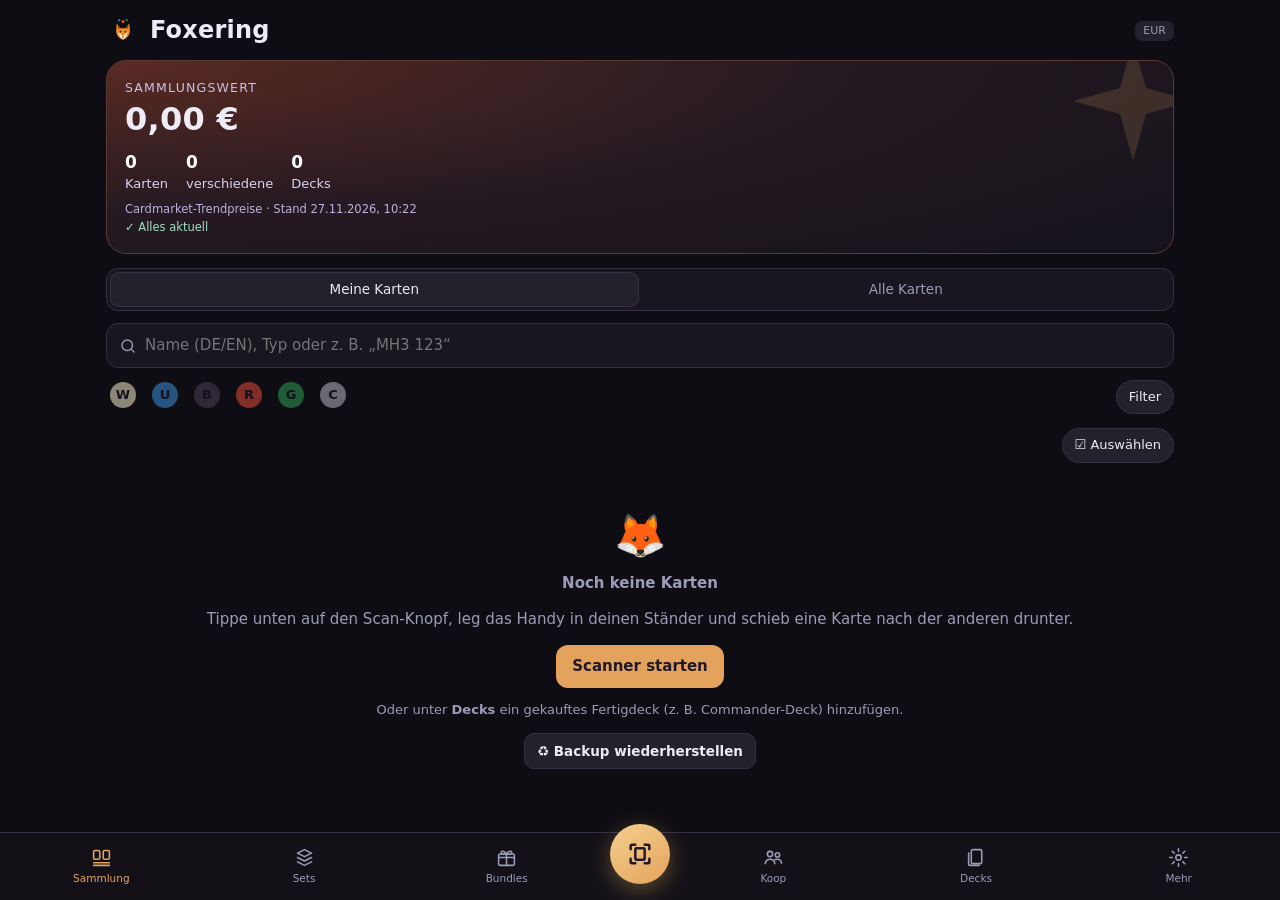
<file: index.html>
<!doctype html>
<html lang="de">
<head>
<meta charset="utf-8">
<meta name="viewport" content="width=device-width,initial-scale=1,viewport-fit=cover">
<title>Magic the Foxering</title>
<meta name="theme-color" content="#0F0D14">
<meta name="apple-mobile-web-app-capable" content="yes">
<meta name="mobile-web-app-capable" content="yes">
<meta name="apple-mobile-web-app-status-bar-style" content="black-translucent">
<meta name="apple-mobile-web-app-title" content="Foxering">
<link rel="apple-touch-icon" href="icon-180.png">
<link rel="icon" href="icon-180.png">
<link rel="manifest" href="manifest.json">
<link rel="preconnect" href="https://cards.scryfall.io">
<link rel="stylesheet" href="app.css">
</head>
<body>
<div id="app">
  <main id="view"></main>
  <nav id="nav">
    <button data-act="tab" data-tab="collection" class="nav-btn"><svg viewBox="0 0 24 24"><rect x="3" y="4" width="7" height="10" rx="1.5"/><rect x="14" y="4" width="7" height="10" rx="1.5"/><path d="M3 18h18M3 21h18"/></svg><span>Sammlung</span></button>
    <button data-act="tab" data-tab="sets" class="nav-btn"><svg viewBox="0 0 24 24"><path d="M12 3l8 4-8 4-8-4 8-4z"/><path d="M4 12l8 4 8-4"/><path d="M4 17l8 4 8-4"/></svg><span>Sets</span></button>
    <button data-act="tab" data-tab="bundles" class="nav-btn"><svg viewBox="0 0 24 24"><rect x="3" y="8" width="18" height="13" rx="1.5"/><path d="M12 8v13M3 12h18M12 8c-2-4-6-4-6-1.5S10 8 12 8zm0 0c2-4 6-4 6-1.5S14 8 12 8z"/></svg><span>Bundles</span></button>
    <button data-act="scan-open" class="nav-scan" aria-label="Scannen"><svg viewBox="0 0 24 24"><path d="M4 8V5a1 1 0 0 1 1-1h3M16 4h3a1 1 0 0 1 1 1v3M20 16v3a1 1 0 0 1-1 1h-3M8 20H5a1 1 0 0 1-1-1v-3"/><rect x="8" y="7" width="8" height="10" rx="1"/></svg></button>
    <button data-act="tab" data-tab="coop" class="nav-btn"><svg viewBox="0 0 24 24"><circle cx="8" cy="8" r="3"/><circle cx="16.5" cy="9" r="2.5"/><path d="M2.5 19c.6-3.3 2.9-5 5.5-5s4.9 1.7 5.5 5M13.5 14.6c.9-.4 1.9-.6 3-.6 2.3 0 4.2 1.5 4.7 4.5"/></svg><span>Koop</span></button>
    <button data-act="tab" data-tab="decks" class="nav-btn"><svg viewBox="0 0 24 24"><rect x="6" y="3" width="12" height="16" rx="2"/><path d="M3 7v12a2 2 0 0 0 2 2h10"/></svg><span>Decks</span></button>
    <button data-act="tab" data-tab="more" class="nav-btn"><svg viewBox="0 0 24 24"><circle cx="12" cy="12" r="3"/><path d="M12 2v3M12 19v3M2 12h3M19 12h3M4.9 4.9l2.1 2.1M17 17l2.1 2.1M4.9 19.1L7 17M17 7l2.1-2.1"/></svg><span>Mehr</span></button>
  </nav>
</div>

<div id="scan" class="scan" hidden>
  <video id="vid" playsinline muted autoplay></video>
  <div class="guide"><div class="frame" id="frame"></div></div>
  <div class="flash" id="flash"></div>
  <div class="scan-top">
    <button class="round" data-act="scan-close" aria-label="Schließen">✕</button>
    <div id="scan-status" class="pill">Kamera startet…</div>
    <button class="round" data-act="scan-torch" id="btn-torch" aria-label="Licht">💡</button>
  </div>
  <div class="scan-opts">
    <button class="chip dark" data-act="scan-lang" id="opt-lang"></button>
    <button class="chip dark" data-act="scan-foil" id="opt-foil"></button>
    <button class="chip dark" data-act="scan-rot" id="opt-rot"></button>
    <button class="chip dark" data-act="scan-size" id="opt-size"></button>
    <button class="chip dark" data-act="scan-pause" id="opt-pause"></button>
  </div>
  <div id="scan-last" class="scan-last"></div>
  <div class="scan-bottom">
    <div class="scan-sum" id="scan-sum"></div>
    <button class="btn small" id="btn-photo" data-act="scan-photo" hidden>📸 Foto</button>
    <button class="btn small" data-act="scan-list">Liste</button>
    <button class="btn small ghost" data-act="scan-manual">+ Manuell</button>
  </div>
</div>

<div id="sheet-wrap" class="sheet-wrap"><div class="sheet-bg" data-act="sheet-close"></div><div id="sheet" class="sheet"></div></div>
<div id="toast" class="toast"></div>
<input type="file" id="file-in" hidden>
<canvas id="cv" hidden></canvas>
<canvas id="cv-sig" width="24" height="24" hidden></canvas>

<script src="data.js"></script>
<script src="engine.js"></script>
<script src="app.js"></script>
<script src="bundles.js"></script>
<script src="coop.js"></script>
<script src="assistant.js"></script>
</body>
</html>
</file>
<file: app.css>
:root{
  --bg:#0F0D14; --surface:#1A1620; --surface2:#24202C; --line:#353042; --text:#EDEBF5; --muted:#9A9CB8;
  --gold:#E3A35C; --gold2:#F5CF8E; --accent:#E0483A; --good:#3CCB7F; --bad:#FF6B6B;
  --amber:#F4B223; --amethyst:#8E5BB5; --emerald:#2E9E52; --ruby:#D7263D; --sapphire:#1C8FD6; --steel:#9AA5B1;
  --r:16px; --nav:68px;
  --safe-b:env(safe-area-inset-bottom,0px);
}
*{box-sizing:border-box;-webkit-tap-highlight-color:transparent}
html,body{margin:0;height:100%;background:var(--bg);color:var(--text);font:15px/1.4 system-ui,-apple-system,"Segoe UI",Roboto,sans-serif}
body{overscroll-behavior:none}
button{font:inherit;color:inherit;background:none;border:0;cursor:pointer;padding:0}
input,select,textarea{font:inherit;color:var(--text)}
svg{width:22px;height:22px;fill:none;stroke:currentColor;stroke-width:1.8;stroke-linecap:round;stroke-linejoin:round}
#view{padding:calc(14px + env(safe-area-inset-top,0px)) 16px calc(var(--nav) + 24px + var(--safe-b));max-width:1100px;margin:0 auto}
h1{font-size:24px;margin:4px 0 12px;letter-spacing:.2px}
h2{font-size:17px;margin:20px 0 10px}
h3{font-size:15px;margin:14px 0 8px}
.muted{color:var(--muted)} .small{font-size:13px} .tiny{font-size:11.5px}
.gold{color:var(--gold)}
.row{display:flex;align-items:center;gap:10px} .row.wrap{flex-wrap:wrap} .grow{flex:1;min-width:0}
.between{justify-content:space-between}
.ell{white-space:nowrap;overflow:hidden;text-overflow:ellipsis}

/* Navigation */
#nav{position:fixed;left:0;right:0;bottom:0;height:calc(var(--nav) + var(--safe-b));padding-bottom:var(--safe-b);background:rgba(20,17,26,.96);backdrop-filter:blur(10px);border-top:1px solid var(--line);display:flex;align-items:center;justify-content:space-around;z-index:20}
.nav-btn{display:flex;flex-direction:column;align-items:center;gap:3px;color:var(--muted);font-size:10.5px;min-width:0;flex:1;padding:6px 0}
.nav-btn svg{width:21px;height:21px}
.nav-scan{flex:0 0 auto;margin-left:2px;margin-right:2px}
.nav-btn.on{color:var(--gold)}
.nav-scan{width:60px;height:60px;border-radius:50%;background:linear-gradient(145deg,var(--gold2),var(--gold));color:#21182a;display:grid;place-items:center;margin-top:-26px;box-shadow:0 6px 22px rgba(227,182,92,.35)}
.nav-scan svg{width:28px;height:28px;stroke-width:2.1}

/* Bausteine */
.card{background:var(--surface);border:1px solid var(--line);border-radius:var(--r);padding:14px}
.hero{background:radial-gradient(120% 140% at 0% 0%,#5a2a22 0%,#261a22 55%,#17131c 100%);border:1px solid #5a3a32;border-radius:20px;padding:18px;margin-bottom:14px;position:relative;overflow:hidden}
.hero .big{font-size:32px;font-weight:750;letter-spacing:.3px}
.hero .lbl{color:#c9c3ea;font-size:12.5px;text-transform:uppercase;letter-spacing:1.2px}
.hero .stats{display:flex;gap:18px;margin-top:10px;color:#d8d4f2;font-size:13px}
.hero .stats b{display:block;font-size:17px;color:#fff}
.hero .spark{position:absolute;right:-20px;top:-20px;width:120px;height:120px;opacity:.16}
.btn{display:inline-flex;align-items:center;justify-content:center;gap:8px;background:var(--gold);color:#22182b;border-radius:12px;padding:11px 16px;font-weight:650}
.btn.ghost{background:var(--surface2);color:var(--text);border:1px solid var(--line)}
.btn.danger{background:#3b1d27;color:#ffb3b3;border:1px solid #5c2735}
.btn.small{padding:8px 12px;font-size:13.5px;border-radius:10px}
.btn.block{display:flex;width:100%}
.btn:disabled{opacity:.5}
.chip{display:inline-flex;align-items:center;gap:6px;padding:7px 12px;border-radius:999px;background:var(--surface2);border:1px solid var(--line);font-size:13px;white-space:nowrap}
.chip.on{background:#3a3160;border-color:var(--accent);color:#fff}
.chip.dark{background:rgba(10,12,26,.7);border-color:rgba(255,255,255,.18);color:#fff}
.chips{display:flex;gap:8px;overflow-x:auto;padding-bottom:4px;scrollbar-width:none}
.chips::-webkit-scrollbar{display:none}
.seg{display:flex;background:var(--surface);border:1px solid var(--line);border-radius:12px;padding:3px;gap:3px;margin-bottom:12px}
.seg button{flex:1;padding:8px 6px;border-radius:9px;color:var(--muted);font-size:13.5px}
.seg button.on{background:var(--surface2);color:var(--text);box-shadow:inset 0 0 0 1px var(--line)}
.search{display:flex;align-items:center;gap:8px;background:var(--surface);border:1px solid var(--line);border-radius:12px;padding:0 12px;margin-bottom:10px}
.search input{flex:1;background:none;border:0;outline:0;padding:11px 0;min-width:0}
.search svg{color:var(--muted);width:18px;height:18px}
.ink{width:28px;height:28px;border-radius:50%;border:2px solid transparent;flex:0 0 auto;display:grid;place-items:center}
.ink.on{border-color:#fff;box-shadow:0 0 0 2px rgba(255,255,255,.15)}
.ink i{width:18px;height:18px;border-radius:50%;display:block}
.dot{display:inline-block;width:10px;height:10px;border-radius:50%;vertical-align:middle}
.badge{display:inline-block;min-width:18px;padding:0 6px;border-radius:9px;background:var(--accent);color:#fff;font-size:11px;line-height:18px;text-align:center}
select,.field{background:var(--surface2);border:1px solid var(--line);border-radius:10px;padding:10px 12px;width:100%;outline:0}
textarea.field{min-height:160px;resize:vertical;font-family:ui-monospace,Menlo,monospace;font-size:13px}
label.lbl{display:block;font-size:12.5px;color:var(--muted);margin:12px 0 6px}
.list .item{display:flex;align-items:center;gap:12px;padding:12px 0;border-bottom:1px solid var(--line)}
.list .item:last-child{border-bottom:0}
.empty{text-align:center;padding:36px 12px;color:var(--muted)}
.empty .icon{font-size:42px;margin-bottom:8px}
.progress{height:6px;border-radius:3px;background:var(--surface2);overflow:hidden}
.progress i{display:block;height:100%;background:linear-gradient(90deg,var(--accent),var(--gold))}

/* Kartenraster */
.grid{display:grid;grid-template-columns:repeat(auto-fill,minmax(104px,1fr));gap:12px 10px}
.tile{position:relative;text-align:left}
.tile .img{position:relative;aspect-ratio:488/680;border-radius:9px;overflow:hidden;background:var(--surface2);box-shadow:0 3px 10px rgba(0,0,0,.35)}
.tile img{position:relative;z-index:1;width:100%;height:100%;object-fit:cover;display:block}
.tile img.err{opacity:0}
.tile .qty{position:absolute;right:5px;bottom:5px;background:rgba(9,10,22,.85);color:#fff;font-weight:700;font-size:12px;border-radius:8px;padding:1px 7px;border:1px solid rgba(255,255,255,.15)}
.tile .foil{position:absolute;left:5px;bottom:5px;background:linear-gradient(135deg,#ffd6f5,#b5e8ff,#fff3b0);color:#222;font-size:10.5px;font-weight:700;border-radius:7px;padding:1px 6px}
.tile .tname{font-size:12.5px;font-weight:600;margin-top:6px;line-height:1.2;white-space:nowrap;overflow:hidden;text-overflow:ellipsis}
.tile .tsub{font-size:11px;color:var(--muted);white-space:nowrap;overflow:hidden;text-overflow:ellipsis}
.tile .tprice{font-size:12.5px;color:var(--gold);font-weight:650;margin-top:1px}
.tile.missing .img{filter:grayscale(1) brightness(.45)}
.tile.missing .tname{color:var(--muted)}
.ph{position:absolute;inset:0;display:flex;align-items:center;justify-content:center;text-align:center;padding:8px;font-size:11px;color:var(--muted)}

/* Sheet */
.sheet-wrap{position:fixed;inset:0;z-index:50;pointer-events:none}
.sheet-bg{position:absolute;inset:0;background:rgba(4,5,14,.6);opacity:0;transition:opacity .2s}
.sheet{position:absolute;left:0;right:0;bottom:0;max-height:92vh;overflow:auto;background:var(--surface);border-radius:22px 22px 0 0;border-top:1px solid var(--line);padding:10px 16px calc(22px + var(--safe-b));transform:translateY(105%);transition:transform .25s cubic-bezier(.2,.8,.2,1);max-width:760px;margin:0 auto}
.sheet:before{content:"";display:block;width:48px;height:5px;border-radius:3px;background:#5a5266;margin:0 auto 14px}
.sheet-wrap.open{pointer-events:auto}
.sheet-wrap.open .sheet-bg{opacity:1}
.sheet-wrap.open .sheet{transform:none}
.sheet h2{margin-top:2px}
.sheet .actions{display:flex;gap:10px;margin-top:18px}
.sheet .actions .btn{flex:1}

/* Kartendetail */
.detail-img{width:min(270px,70%);margin:0 auto 12px;display:block;border-radius:14px;box-shadow:0 10px 30px rgba(0,0,0,.5);aspect-ratio:488/680;object-fit:cover;background:var(--surface2)}
.kv{display:grid;grid-template-columns:repeat(4,1fr);gap:8px;margin:12px 0}
.kv div{background:var(--surface2);border-radius:12px;padding:9px;text-align:center}
.kv b{display:block;font-size:16px}
.kv span{font-size:11px;color:var(--muted)}
.prices{display:grid;grid-template-columns:repeat(2,1fr);gap:8px}
.prices div{background:var(--surface2);border-radius:12px;padding:10px 12px}
.prices b{font-size:17px;color:var(--gold)}
.prices span{display:block;font-size:11.5px;color:var(--muted)}
.own-row{display:flex;align-items:center;gap:10px;padding:9px 0;border-bottom:1px solid var(--line)}
.stepper{display:flex;align-items:center;gap:4px;background:var(--surface2);border-radius:10px;padding:3px}
.stepper button{width:32px;height:32px;border-radius:8px;font-size:18px;font-weight:700}
.stepper button:active{background:var(--line)}
.stepper b{min-width:24px;text-align:center}
.cardtext{white-space:pre-wrap;background:var(--surface2);border-radius:12px;padding:12px;font-size:13.5px;line-height:1.45}

/* Scanner */
.scan{position:fixed;inset:0;background:#000;z-index:40;overflow:hidden}
.scan video{position:absolute;inset:0;width:100%;height:100%;object-fit:cover}
.guide{position:absolute;inset:0;display:grid;place-items:center;pointer-events:none}
.frame{width:min(62vw,46vh);aspect-ratio:63/88;border-radius:18px;box-shadow:0 0 0 9999px rgba(0,0,0,.35);border:2px dashed rgba(255,255,255,.55);transition:border-color .2s}
.frame.size-s{width:min(48vw,34vh)}
.frame.size-l{width:min(80vw,58vh)}
.frame.ok{border:3px solid var(--good)}
.frame.read{border-color:var(--gold)}
.flash{position:absolute;inset:0;background:var(--good);opacity:0;pointer-events:none;transition:opacity .35s}
.flash.on{opacity:.35;transition:none}
.scan-top{position:absolute;top:env(safe-area-inset-top,0px);left:0;right:0;display:flex;align-items:center;gap:10px;padding:14px}
.round{width:44px;height:44px;border-radius:50%;background:rgba(10,12,26,.7);border:1px solid rgba(255,255,255,.18);color:#fff;font-size:18px;display:grid;place-items:center;flex:0 0 auto}
.round.on{background:var(--gold);color:#222}
.pill{flex:1;text-align:center;background:rgba(10,12,26,.75);border:1px solid rgba(255,255,255,.15);border-radius:999px;padding:10px 14px;font-weight:600;font-size:14px;color:#fff;white-space:nowrap;overflow:hidden;text-overflow:ellipsis}
.scan-opts{position:absolute;top:calc(72px + env(safe-area-inset-top,0px));left:0;right:0;display:flex;gap:8px;justify-content:center;flex-wrap:wrap;padding:0 12px}
.scan-last{position:absolute;left:12px;right:12px;bottom:calc(84px + var(--safe-b));display:flex;flex-direction:column;gap:8px}
.last-card{display:flex;align-items:center;gap:12px;background:rgba(18,20,40,.92);border:1px solid rgba(255,255,255,.14);border-radius:16px;padding:9px;animation:pop .25s ease-out}
.last-card img{width:46px;height:64px;border-radius:6px;object-fit:cover;background:var(--surface2)}
.last-card .grow b{display:block;font-size:14.5px}
@keyframes pop{from{transform:translateY(16px);opacity:0}to{transform:none;opacity:1}}
.scan-bottom{position:absolute;left:0;right:0;bottom:0;display:flex;align-items:center;gap:8px;padding:12px 12px calc(14px + var(--safe-b));background:linear-gradient(transparent,rgba(0,0,0,.8))}
.scan-sum{flex:1;color:#fff;font-weight:650}
.warn{background:#3b2a14;border:1px solid #6b4a1c;color:#ffd89a;border-radius:12px;padding:10px 12px;font-size:13px}

/* Toast */
.toast{position:fixed;left:50%;bottom:calc(var(--nav) + 20px + var(--safe-b));transform:translate(-50%,20px);background:#2a2e52;color:#fff;border:1px solid var(--line);padding:10px 16px;border-radius:12px;opacity:0;transition:all .25s;z-index:80;max-width:90vw;font-size:14px;pointer-events:none}
.toast.on{opacity:1;transform:translate(-50%,0)}

/* Decks */
.deck-item{display:flex;gap:12px;align-items:center;padding:12px;background:var(--surface);border:1px solid var(--line);border-radius:14px;margin-bottom:10px;text-align:left;width:100%}
.deck-inks{display:flex;flex-direction:column;gap:4px}
.deck-inks .dot{width:14px;height:14px}
.curve{display:flex;align-items:flex-end;gap:6px;height:90px;padding-top:8px}
.curve div{flex:1;text-align:center;font-size:11px;color:var(--muted)}
.curve i{display:block;background:linear-gradient(var(--gold),var(--accent));border-radius:5px 5px 2px 2px;margin-bottom:4px;min-height:2px}
.deck-line{display:flex;align-items:center;gap:10px;padding:7px 0;border-bottom:1px solid var(--line)}
.deck-line img{width:34px;height:47px;border-radius:4px;object-fit:cover;background:var(--surface2)}
.deck-line .cost{width:24px;height:24px;border-radius:50%;background:var(--surface2);display:grid;place-items:center;font-size:12px;font-weight:700;flex:0 0 auto}
.miss{color:var(--bad);font-size:12px}
.tag{display:inline-block;font-size:11px;padding:2px 8px;border-radius:7px;background:var(--surface2);color:var(--muted)}
.soon{border:1px dashed #4a4380;background:linear-gradient(135deg,#1e1a3c,#171a30)}
.loader{width:42px;height:42px;border-radius:50%;border:4px solid var(--line);border-top-color:var(--gold);animation:spin 1s linear infinite;margin:0 auto 14px}
@keyframes spin{to{transform:rotate(360deg)}}
.boot{min-height:70vh;display:flex;flex-direction:column;align-items:center;justify-content:center;text-align:center;padding:20px}
.logo{display:flex;align-items:center;gap:10px}
.logo svg{width:34px;height:34px}

.round.back{width:38px;height:38px;background:var(--surface2);border-color:var(--line);font-size:22px;line-height:1;margin-right:4px}
.row h1{margin:4px 0 12px}
.assist-cta{background:linear-gradient(135deg,#2c2358,#1a1d3a);border-color:#4a3f86}

.chip.mini{padding:3px 8px;font-size:11.5px}
details.guide-box{background:var(--surface);border:1px solid var(--line);border-radius:var(--r);padding:12px 14px;margin-bottom:12px}
details.guide-box summary{font-weight:650;cursor:pointer;list-style:none}
details.guide-box summary::-webkit-details-marker{display:none}
details.guide-box summary:after{content:"▾";float:right;color:var(--muted)}
details.guide-box[open] summary:after{content:"▴"}
.playguide p{margin:10px 0 0;font-size:13.5px;line-height:1.5}
.playguide b{color:var(--gold2)}

.chip.pref.rec{border-color:var(--gold);color:var(--gold2);background:#2e2718}
.chip.pref.req{border-color:var(--good);color:#bff3d6;background:#15301f}
.chip.pref.avoid{border-color:var(--bad);color:#ffc9c9;background:#341a20;text-decoration:line-through}

#selbar{position:fixed;left:0;right:0;bottom:calc(var(--nav) + var(--safe-b));z-index:30;background:rgba(23,26,48,.97);backdrop-filter:blur(10px);border-top:1px solid var(--line);padding:10px 16px 12px;max-width:1100px;margin:0 auto;animation:pop .2s ease-out}
body.selecting #view{padding-bottom:calc(var(--nav) + 140px + var(--safe-b))}
body.selecting .tile .img{transition:transform .12s}
.tile.chosen .img{outline:3px solid var(--gold);outline-offset:2px;transform:scale(.94)}
.tile.chosen .img:after{content:"✓";position:absolute;top:6px;left:6px;z-index:2;width:24px;height:24px;border-radius:50%;background:var(--gold);color:#22182b;font-weight:800;display:grid;place-items:center;font-size:14px}
body.selecting .tile:not(.chosen) .img:after{content:"";position:absolute;top:6px;left:6px;z-index:2;width:22px;height:22px;border-radius:50%;border:2px solid rgba(255,255,255,.8);background:rgba(0,0,0,.35)}
.tile{-webkit-user-select:none;user-select:none;-webkit-touch-callout:none}

/* Magic the Foxering */
.mana{width:34px;height:34px;border-radius:50%;display:grid;place-items:center;border:2px solid transparent;opacity:.55;flex:none;position:relative}
.mana span{width:26px;height:26px;border-radius:50%;background:var(--mc);color:#1a1520;font-weight:800;font-size:13px;display:grid;place-items:center}
.mana img{width:26px;height:26px;position:absolute;inset:0;margin:auto}
.mana.on{opacity:1;border-color:var(--gold);box-shadow:0 0 0 2px rgba(227,163,92,.25)}
img.ms{width:15px;height:15px;vertical-align:-2px;margin:0 1px}
img.ms.sm{width:13px;height:13px}
.manacost{white-space:nowrap}.manacost img.ms{width:17px;height:17px}
.manacost.sm img.ms{width:13px;height:13px}
.deck-line .cost{min-width:44px;text-align:left;display:flex;flex-wrap:wrap;gap:1px;align-items:center;background:none;color:var(--muted);font-size:12px}
.deck-line .cost img.ms{width:13px;height:13px;margin:0}
img.seticon{width:14px;height:14px;vertical-align:-2px;filter:invert(.85);margin-right:2px}
.seticon-big{width:30px;display:grid;place-items:center;flex:none}.seticon-big img.seticon{width:24px;height:24px;margin:0}
.tsub img.seticon{width:12px;height:12px}
.tag.ok{color:var(--good);border-color:rgba(60,203,127,.4)}
.tag.no{color:var(--muted);opacity:.6;text-decoration:line-through}
.cardtext img.ms{width:14px;height:14px}
.detail-img{border-radius:4.75%}
.tile .img img{border-radius:4.75%}

.switch-row{display:flex;align-items:center;gap:10px;margin:-2px 0 10px;cursor:pointer}
.switch-row input{display:none}
.switch{flex:0 0 auto;width:44px;height:26px;border-radius:13px;background:var(--surface2);border:1px solid var(--line);position:relative;transition:background .2s}
.switch:after{content:"";position:absolute;top:2px;left:2px;width:20px;height:20px;border-radius:50%;background:#cfcde0;transition:transform .2s}
.switch-row input:checked + .switch{background:var(--good);border-color:var(--good)}
.switch-row input:checked + .switch:after{transform:translateX(18px);background:#fff}

.pick-ink{margin-bottom:16px}
.pick-ink-head{position:sticky;top:0;z-index:2;background:var(--bg);padding:8px 0;border-bottom:1px solid var(--line)}
.pick-cost{font-size:11.5px;font-weight:700;color:var(--gold);text-transform:uppercase;letter-spacing:1px;margin:10px 0 2px}
.pick-line{display:flex;align-items:flex-start;gap:10px;padding:8px 0;border-bottom:1px solid var(--line)}
.pick-line img{width:38px;height:53px;border-radius:5px;object-fit:cover;background:var(--surface2);flex:0 0 auto}
.pick-box{width:30px;height:30px;border-radius:8px;border:2px solid var(--line);flex:0 0 auto;font-weight:800;color:var(--gold);margin-top:10px}
.pick-line.done{opacity:.5}
.pick-line.done .pick-box{background:var(--good);border-color:var(--good);color:#fff}
</file>
